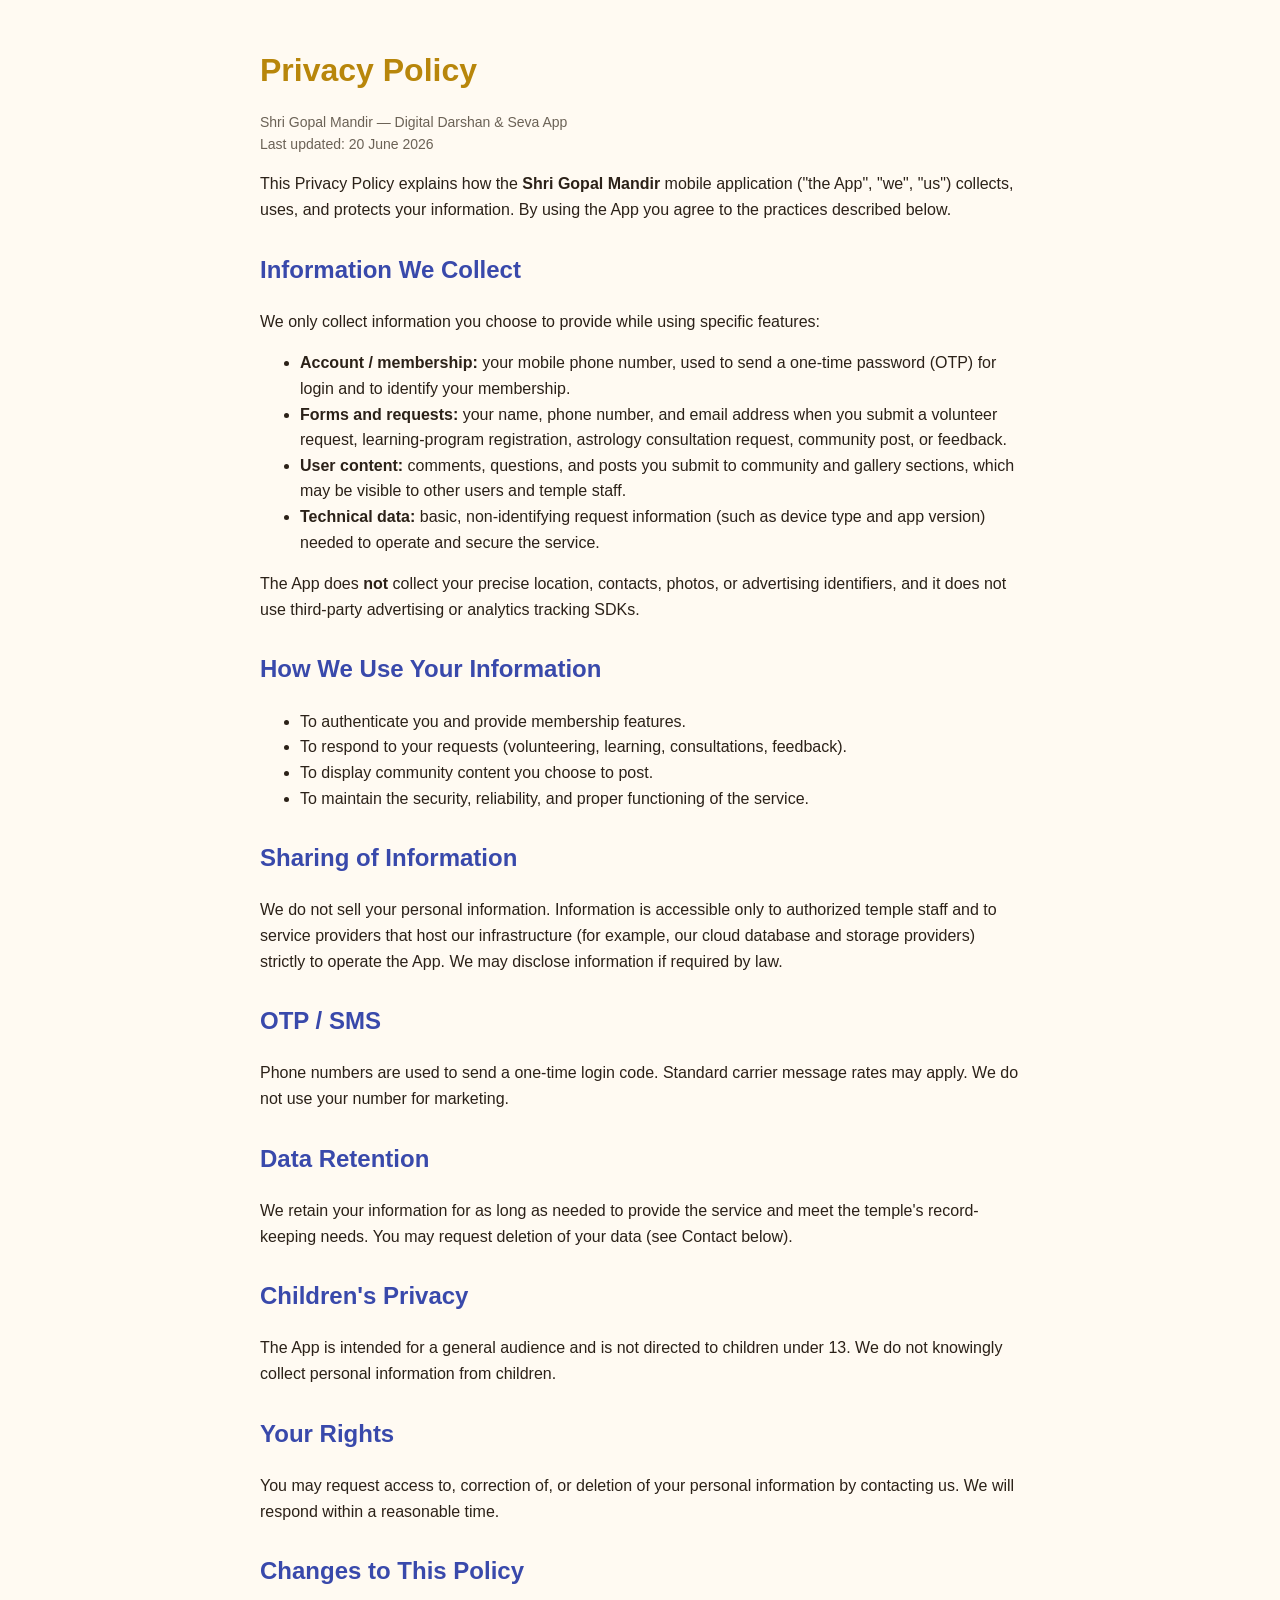
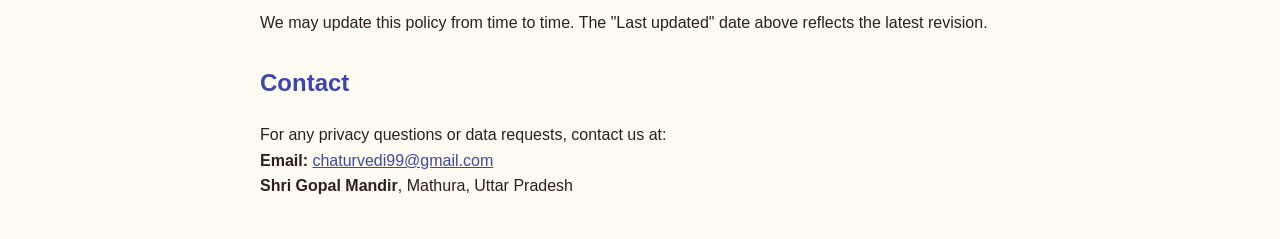
<file: gopal_mandir_api/static/privacy.html>
<!DOCTYPE html>
<html lang="en">
<head>
  <meta charset="utf-8" />
  <meta name="viewport" content="width=device-width, initial-scale=1" />
  <title>Privacy Policy — Shri Gopal Mandir</title>
  <style>
    body { font-family: -apple-system, Segoe UI, Roboto, Arial, sans-serif; line-height: 1.6;
           color: #2b2118; max-width: 760px; margin: 0 auto; padding: 24px; background: #fffaf2; }
    h1 { color: #b8860b; margin-bottom: 4px; }
    h2 { color: #3949ab; margin-top: 28px; }
    .muted { color: #6b6256; font-size: 14px; }
    a { color: #3949ab; }
    code { background: #f1e9da; padding: 1px 5px; border-radius: 4px; }
  </style>
</head>
<body>
  <h1>Privacy Policy</h1>
  <p class="muted">Shri Gopal Mandir — Digital Darshan &amp; Seva App<br />Last updated: 20 June 2026</p>

  <p>
    This Privacy Policy explains how the <strong>Shri Gopal Mandir</strong> mobile application
    ("the App", "we", "us") collects, uses, and protects your information. By using the App you
    agree to the practices described below.
  </p>

  <h2>Information We Collect</h2>
  <p>We only collect information you choose to provide while using specific features:</p>
  <ul>
    <li><strong>Account / membership:</strong> your mobile phone number, used to send a one-time
      password (OTP) for login and to identify your membership.</li>
    <li><strong>Forms and requests:</strong> your name, phone number, and email address when you
      submit a volunteer request, learning-program registration, astrology consultation request,
      community post, or feedback.</li>
    <li><strong>User content:</strong> comments, questions, and posts you submit to community and
      gallery sections, which may be visible to other users and temple staff.</li>
    <li><strong>Technical data:</strong> basic, non-identifying request information (such as device
      type and app version) needed to operate and secure the service.</li>
  </ul>
  <p>
    The App does <strong>not</strong> collect your precise location, contacts, photos, or
    advertising identifiers, and it does not use third-party advertising or analytics tracking SDKs.
  </p>

  <h2>How We Use Your Information</h2>
  <ul>
    <li>To authenticate you and provide membership features.</li>
    <li>To respond to your requests (volunteering, learning, consultations, feedback).</li>
    <li>To display community content you choose to post.</li>
    <li>To maintain the security, reliability, and proper functioning of the service.</li>
  </ul>

  <h2>Sharing of Information</h2>
  <p>
    We do not sell your personal information. Information is accessible only to authorized temple
    staff and to service providers that host our infrastructure (for example, our cloud database and
    storage providers) strictly to operate the App. We may disclose information if required by law.
  </p>

  <h2>OTP / SMS</h2>
  <p>
    Phone numbers are used to send a one-time login code. Standard carrier message rates may apply.
    We do not use your number for marketing.
  </p>

  <h2>Data Retention</h2>
  <p>
    We retain your information for as long as needed to provide the service and meet the temple's
    record-keeping needs. You may request deletion of your data (see Contact below).
  </p>

  <h2>Children's Privacy</h2>
  <p>
    The App is intended for a general audience and is not directed to children under 13. We do not
    knowingly collect personal information from children.
  </p>

  <h2>Your Rights</h2>
  <p>
    You may request access to, correction of, or deletion of your personal information by contacting
    us. We will respond within a reasonable time.
  </p>

  <h2>Changes to This Policy</h2>
  <p>
    We may update this policy from time to time. The "Last updated" date above reflects the latest
    revision.
  </p>

  <h2>Contact</h2>
  <p>
    For any privacy questions or data requests, contact us at:<br />
    <strong>Email:</strong> <a href="mailto:chaturvedi99@gmail.com">chaturvedi99@gmail.com</a><br />
    <strong>Shri Gopal Mandir</strong>, Mathura, Uttar Pradesh
  </p>
</body>
</html>
</file>
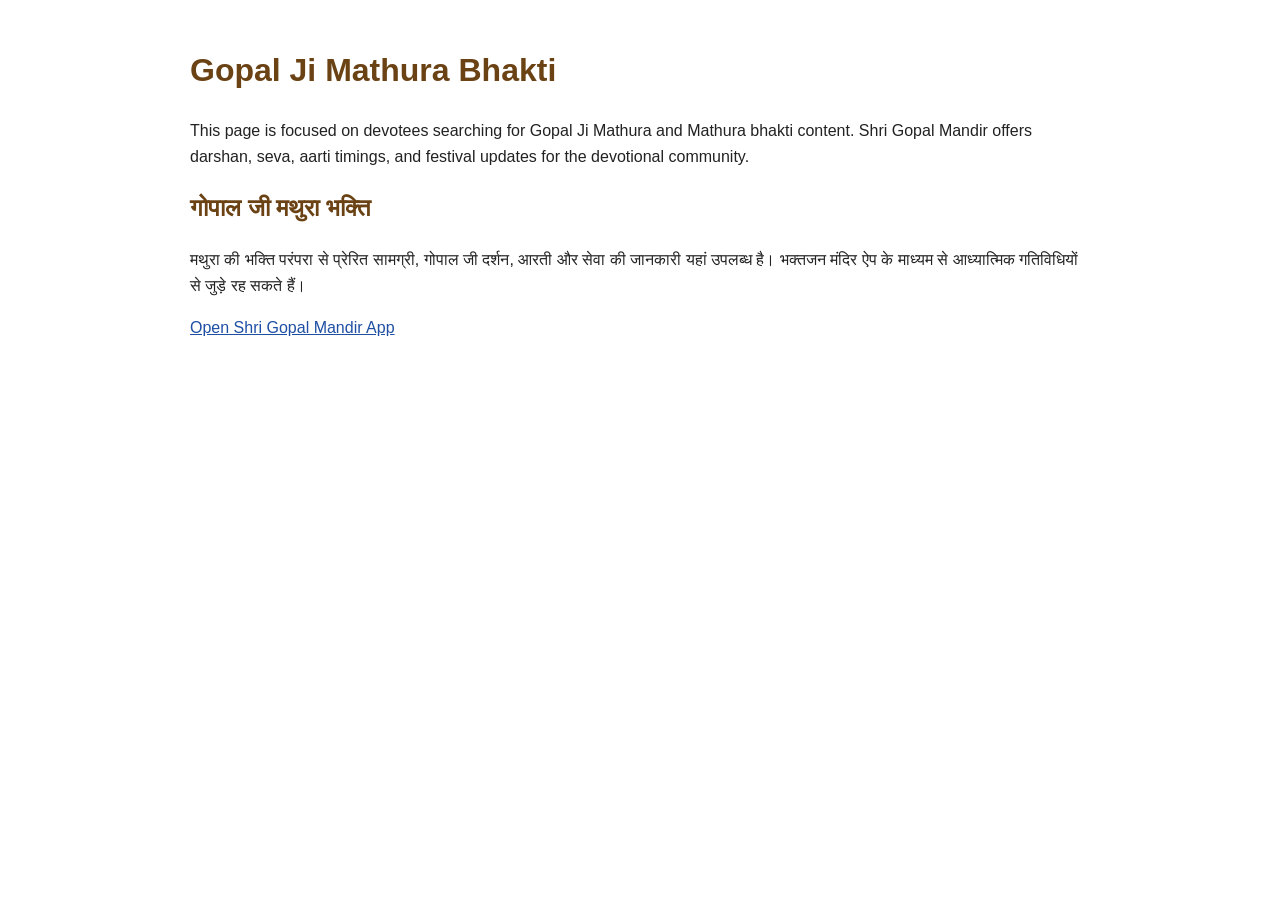
<file: gopal_mandir_app/web/gopal-ji-mathura.html>
<!DOCTYPE html>
<html lang="en">
<head>
  <meta charset="UTF-8">
  <meta name="viewport" content="width=device-width, initial-scale=1.0">
  <title>Gopal Ji Mathura | Shri Gopal Mandir Devotion</title>
  <meta name="description" content="Gopal Ji Mathura devotional content from Shri Gopal Mandir. Discover Mathura-inspired bhakti, darshan, aarti, and seva updates in Hindi and English.">
  <link rel="canonical" href="https://gopal-mandir-app.web.app/gopal-ji-mathura">
  <meta name="robots" content="index,follow">
  <meta property="og:title" content="Gopal Ji Mathura | Shri Gopal Mandir Devotion">
  <meta property="og:description" content="Read Mathura and Gopal Ji devotional content, temple updates, and seva details.">
  <meta property="og:type" content="website">
  <meta property="og:url" content="https://gopal-mandir-app.web.app/gopal-ji-mathura">
  <meta property="og:image" content="https://gopal-mandir-app.web.app/icons/Icon-512.png">
  <meta name="twitter:card" content="summary_large_image">
  <style>
    body { font-family: Arial, sans-serif; margin: 0; line-height: 1.6; color: #222; }
    main { max-width: 900px; margin: 0 auto; padding: 24px; }
    h1, h2 { color: #6a4214; }
    a { color: #1f4fa3; }
  </style>
</head>
<body>
  <main>
    <h1>Gopal Ji Mathura Bhakti</h1>
    <p>
      This page is focused on devotees searching for Gopal Ji Mathura and Mathura bhakti content.
      Shri Gopal Mandir offers darshan, seva, aarti timings, and festival updates for the devotional community.
    </p>
    <h2>गोपाल जी मथुरा भक्ति</h2>
    <p>
      मथुरा की भक्ति परंपरा से प्रेरित सामग्री, गोपाल जी दर्शन, आरती और सेवा की जानकारी यहां उपलब्ध है।
      भक्तजन मंदिर ऐप के माध्यम से आध्यात्मिक गतिविधियों से जुड़े रह सकते हैं।
    </p>
    <p><a href="https://gopal-mandir-app.web.app/">Open Shri Gopal Mandir App</a></p>
  </main>
</body>
</html>
</file>
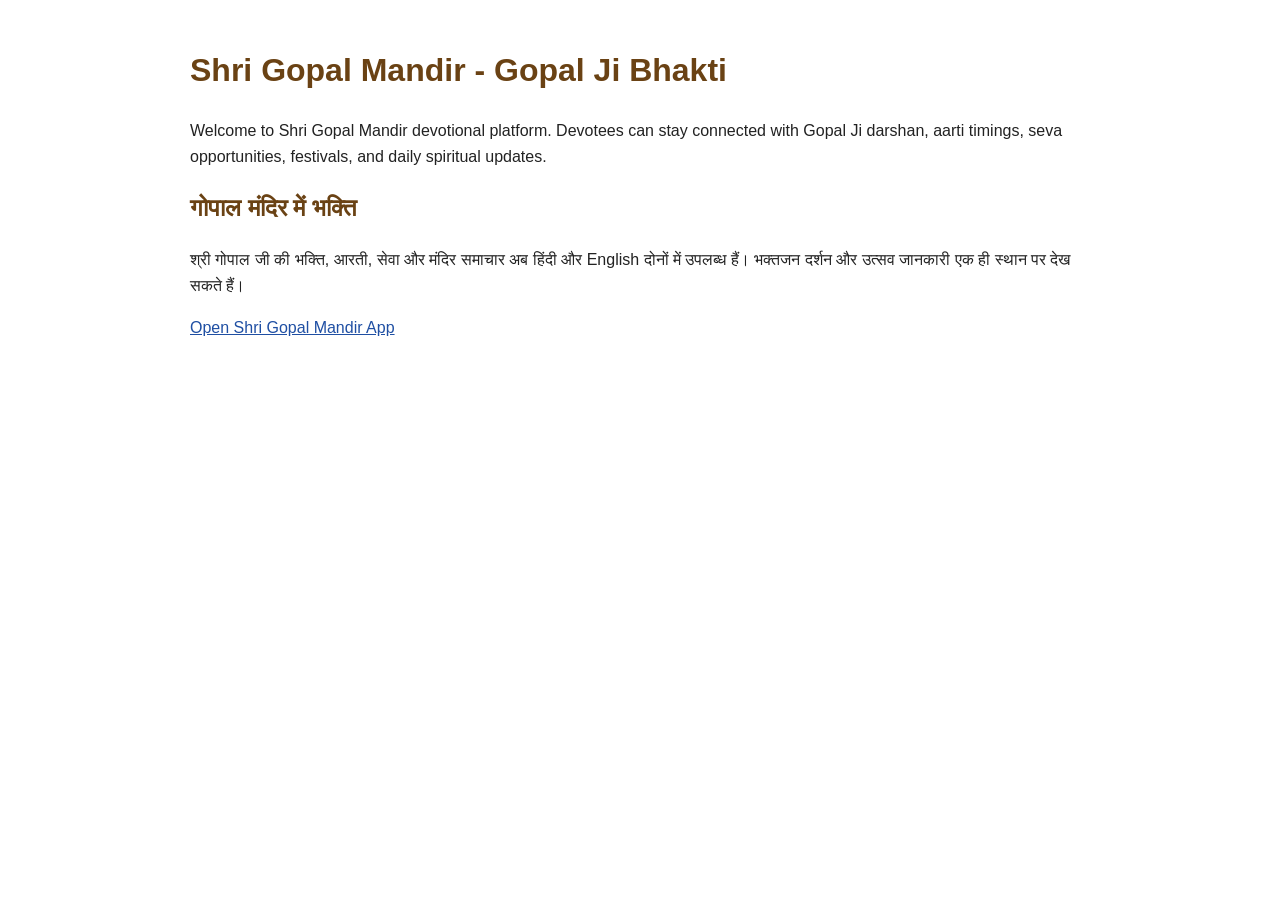
<file: gopal_mandir_app/web/gopal-mandir.html>
<!DOCTYPE html>
<html lang="en">
<head>
  <meta charset="UTF-8">
  <meta name="viewport" content="width=device-width, initial-scale=1.0">
  <title>Gopal Mandir | Shri Gopal Ji Bhakti</title>
  <meta name="description" content="Gopal Mandir devotional page with Shri Gopal Ji darshan, aarti, seva, and festival updates. Hindi and English bhakti resources for devotees.">
  <link rel="canonical" href="https://gopal-mandir-app.web.app/gopal-mandir">
  <meta name="robots" content="index,follow">
  <meta property="og:title" content="Gopal Mandir | Shri Gopal Ji Bhakti">
  <meta property="og:description" content="Discover Shri Gopal Ji darshan, seva, and devotional updates in Hindi and English.">
  <meta property="og:type" content="website">
  <meta property="og:url" content="https://gopal-mandir-app.web.app/gopal-mandir">
  <meta property="og:image" content="https://gopal-mandir-app.web.app/icons/Icon-512.png">
  <meta name="twitter:card" content="summary_large_image">
  <style>
    body { font-family: Arial, sans-serif; margin: 0; line-height: 1.6; color: #222; }
    main { max-width: 900px; margin: 0 auto; padding: 24px; }
    h1, h2 { color: #6a4214; }
    a { color: #1f4fa3; }
  </style>
</head>
<body>
  <main>
    <h1>Shri Gopal Mandir - Gopal Ji Bhakti</h1>
    <p>
      Welcome to Shri Gopal Mandir devotional platform. Devotees can stay connected with Gopal Ji darshan,
      aarti timings, seva opportunities, festivals, and daily spiritual updates.
    </p>
    <h2>गोपाल मंदिर में भक्ति</h2>
    <p>
      श्री गोपाल जी की भक्ति, आरती, सेवा और मंदिर समाचार अब हिंदी और English दोनों में उपलब्ध हैं।
      भक्तजन दर्शन और उत्सव जानकारी एक ही स्थान पर देख सकते हैं।
    </p>
    <p><a href="https://gopal-mandir-app.web.app/">Open Shri Gopal Mandir App</a></p>
  </main>
</body>
</html>
</file>
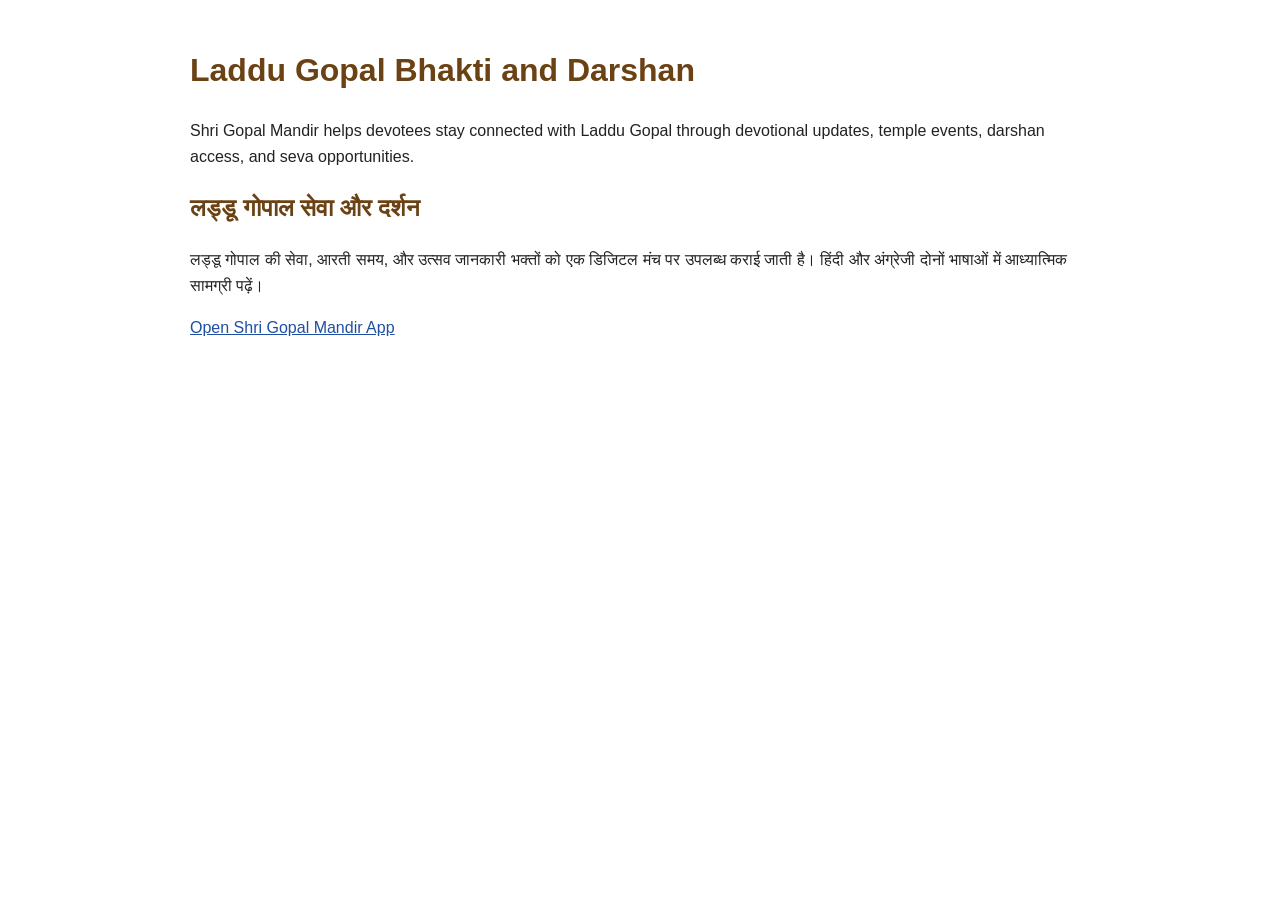
<file: gopal_mandir_app/web/laddu-gopal.html>
<!DOCTYPE html>
<html lang="en">
<head>
  <meta charset="UTF-8">
  <meta name="viewport" content="width=device-width, initial-scale=1.0">
  <title>Laddu Gopal Bhakti | Shri Gopal Mandir</title>
  <meta name="description" content="Laddu Gopal bhakti page from Shri Gopal Mandir featuring darshan updates, aarti, seva, and devotional guidance in Hindi and English.">
  <link rel="canonical" href="https://gopal-mandir-app.web.app/laddu-gopal">
  <meta name="robots" content="index,follow">
  <meta property="og:title" content="Laddu Gopal Bhakti | Shri Gopal Mandir">
  <meta property="og:description" content="Follow Laddu Gopal devotion with daily darshan, aarti and seva information.">
  <meta property="og:type" content="website">
  <meta property="og:url" content="https://gopal-mandir-app.web.app/laddu-gopal">
  <meta property="og:image" content="https://gopal-mandir-app.web.app/icons/Icon-512.png">
  <meta name="twitter:card" content="summary_large_image">
  <style>
    body { font-family: Arial, sans-serif; margin: 0; line-height: 1.6; color: #222; }
    main { max-width: 900px; margin: 0 auto; padding: 24px; }
    h1, h2 { color: #6a4214; }
    a { color: #1f4fa3; }
  </style>
</head>
<body>
  <main>
    <h1>Laddu Gopal Bhakti and Darshan</h1>
    <p>
      Shri Gopal Mandir helps devotees stay connected with Laddu Gopal through devotional updates,
      temple events, darshan access, and seva opportunities.
    </p>
    <h2>लड्डू गोपाल सेवा और दर्शन</h2>
    <p>
      लड्डू गोपाल की सेवा, आरती समय, और उत्सव जानकारी भक्तों को एक डिजिटल मंच पर उपलब्ध कराई जाती है।
      हिंदी और अंग्रेजी दोनों भाषाओं में आध्यात्मिक सामग्री पढ़ें।
    </p>
    <p><a href="https://gopal-mandir-app.web.app/">Open Shri Gopal Mandir App</a></p>
  </main>
</body>
</html>
</file>
